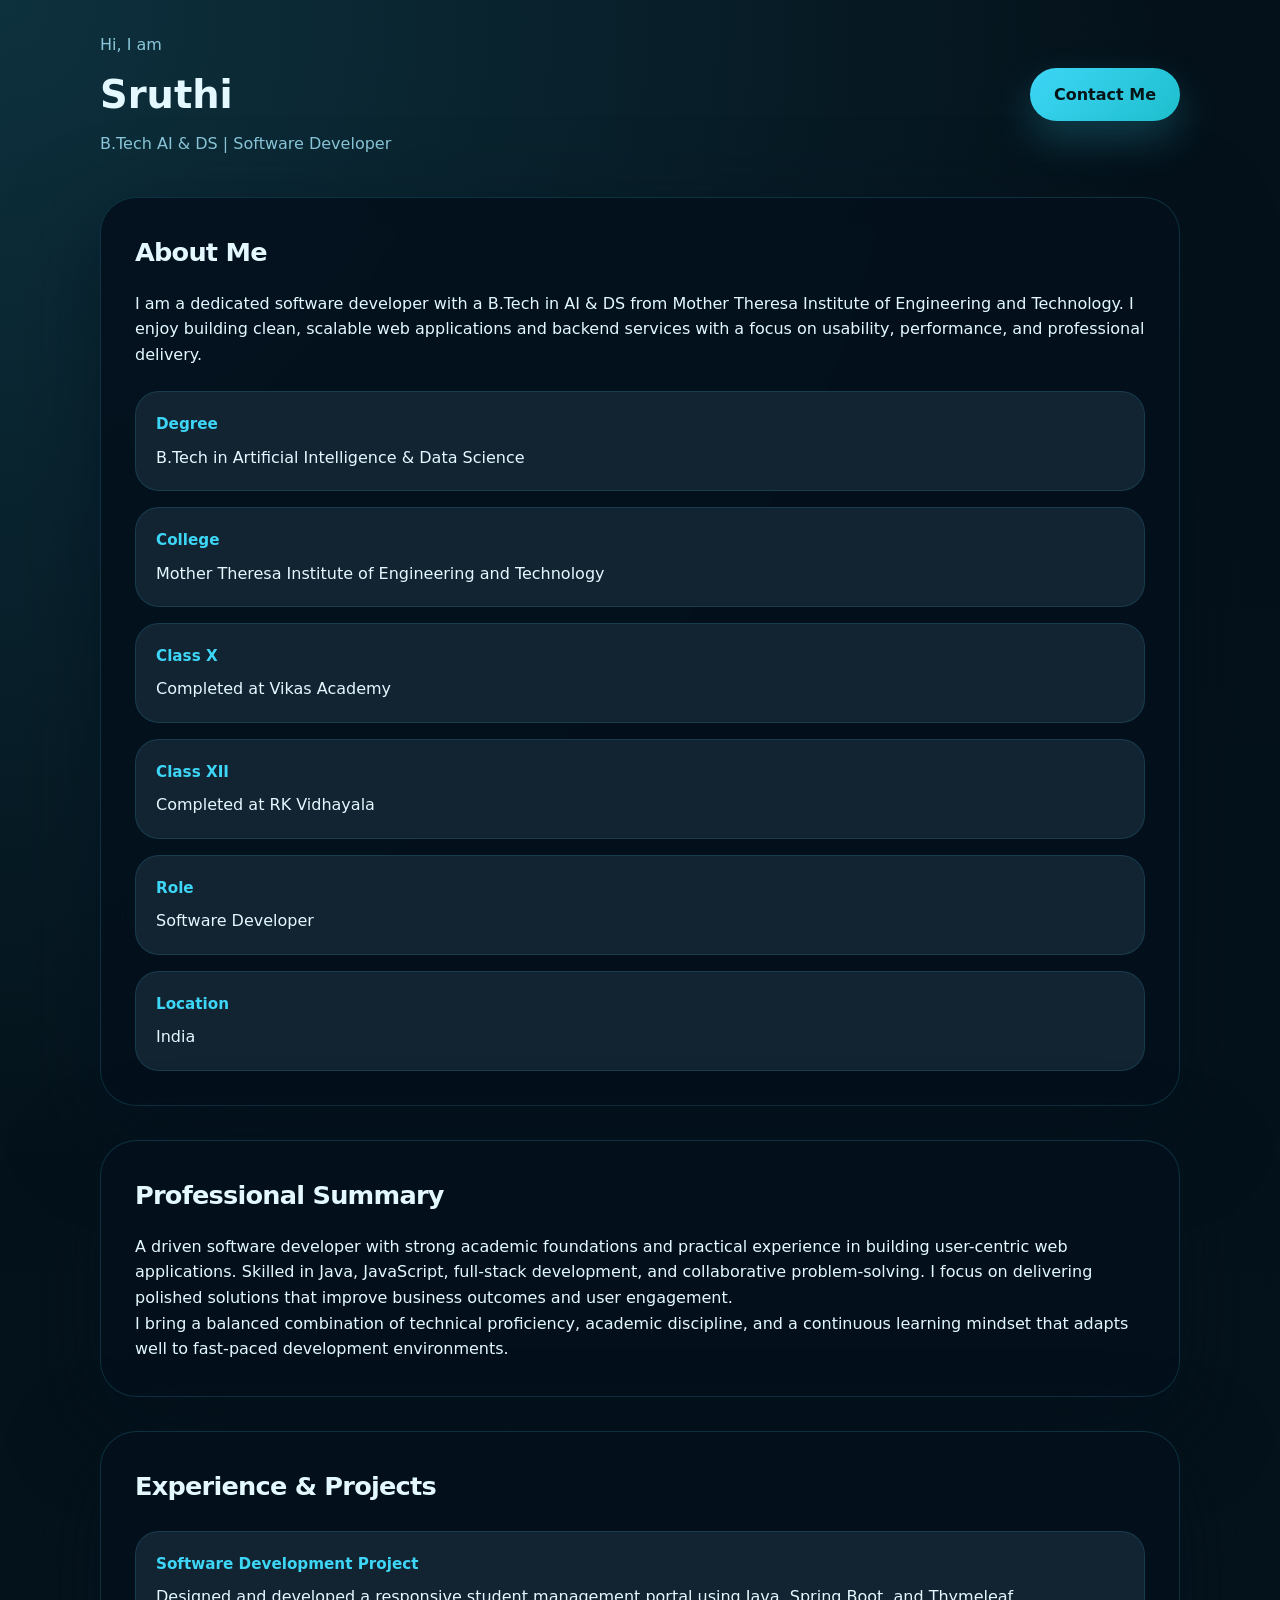
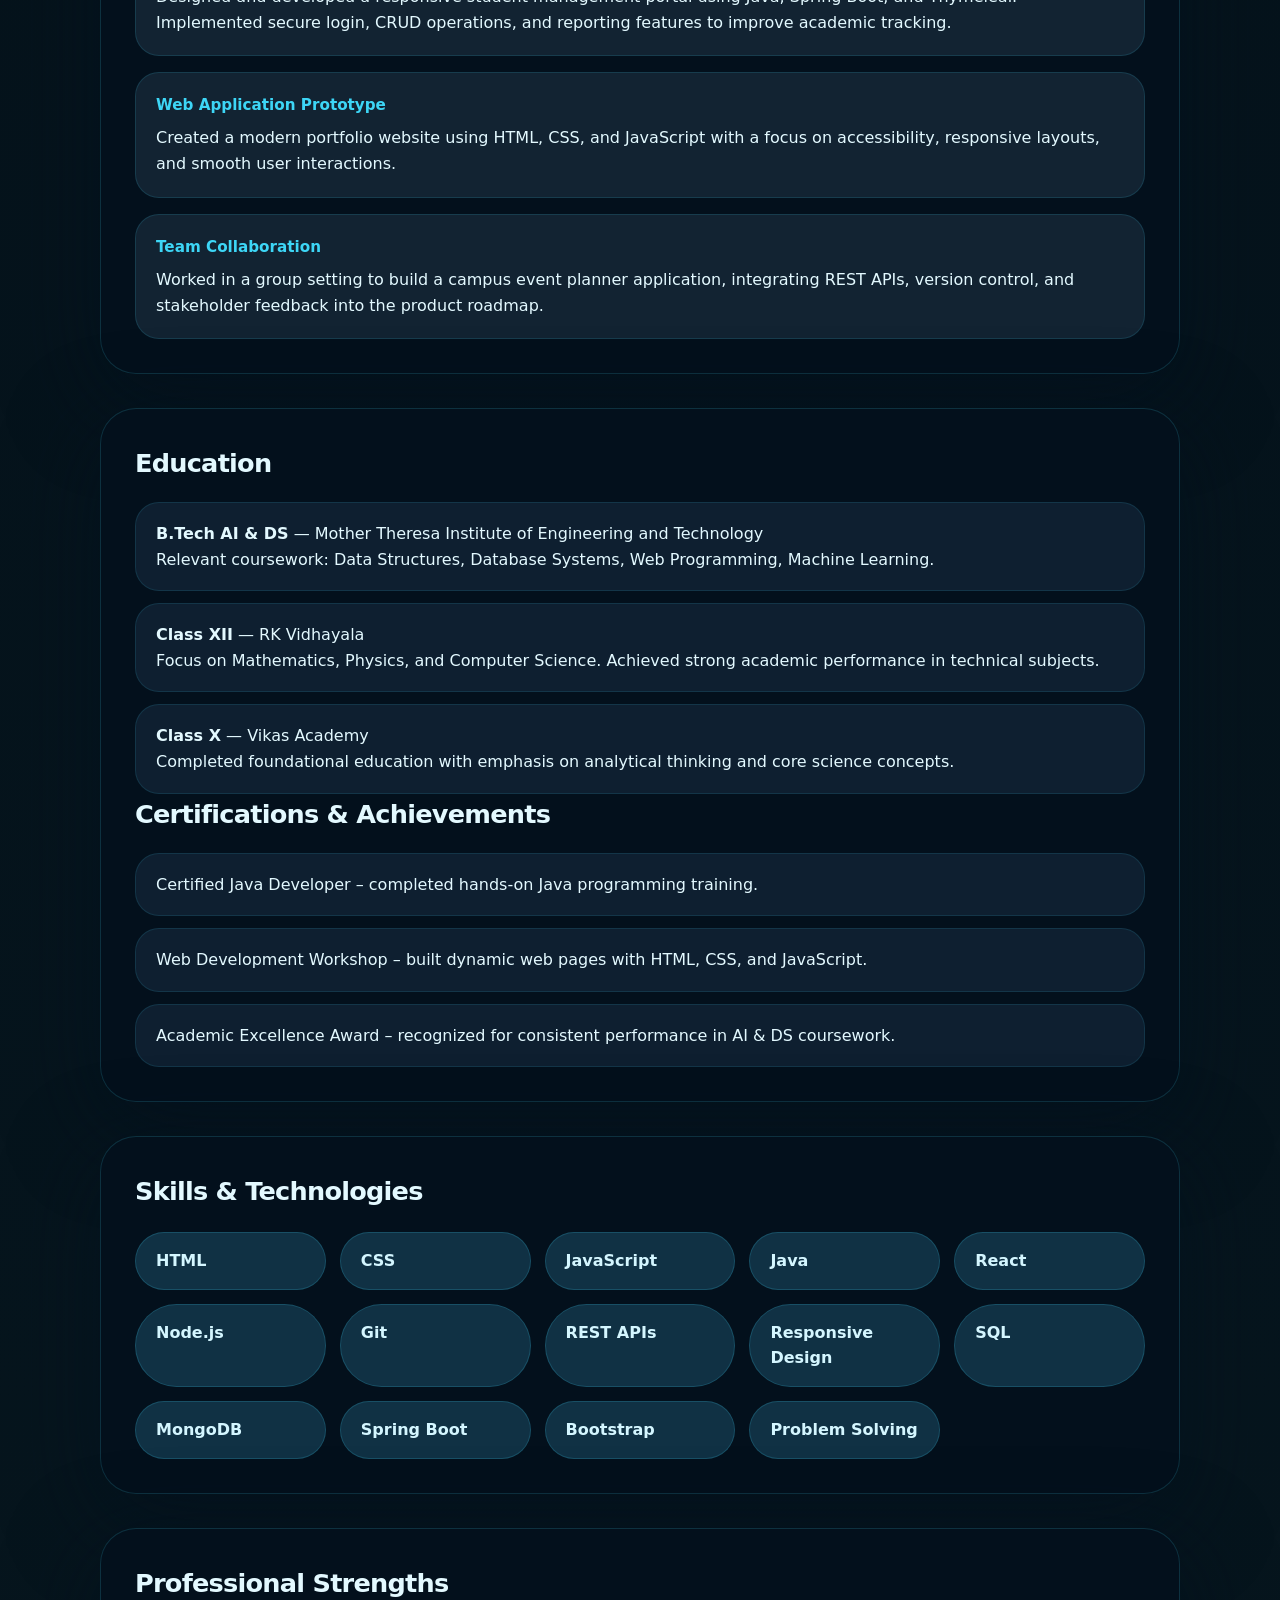
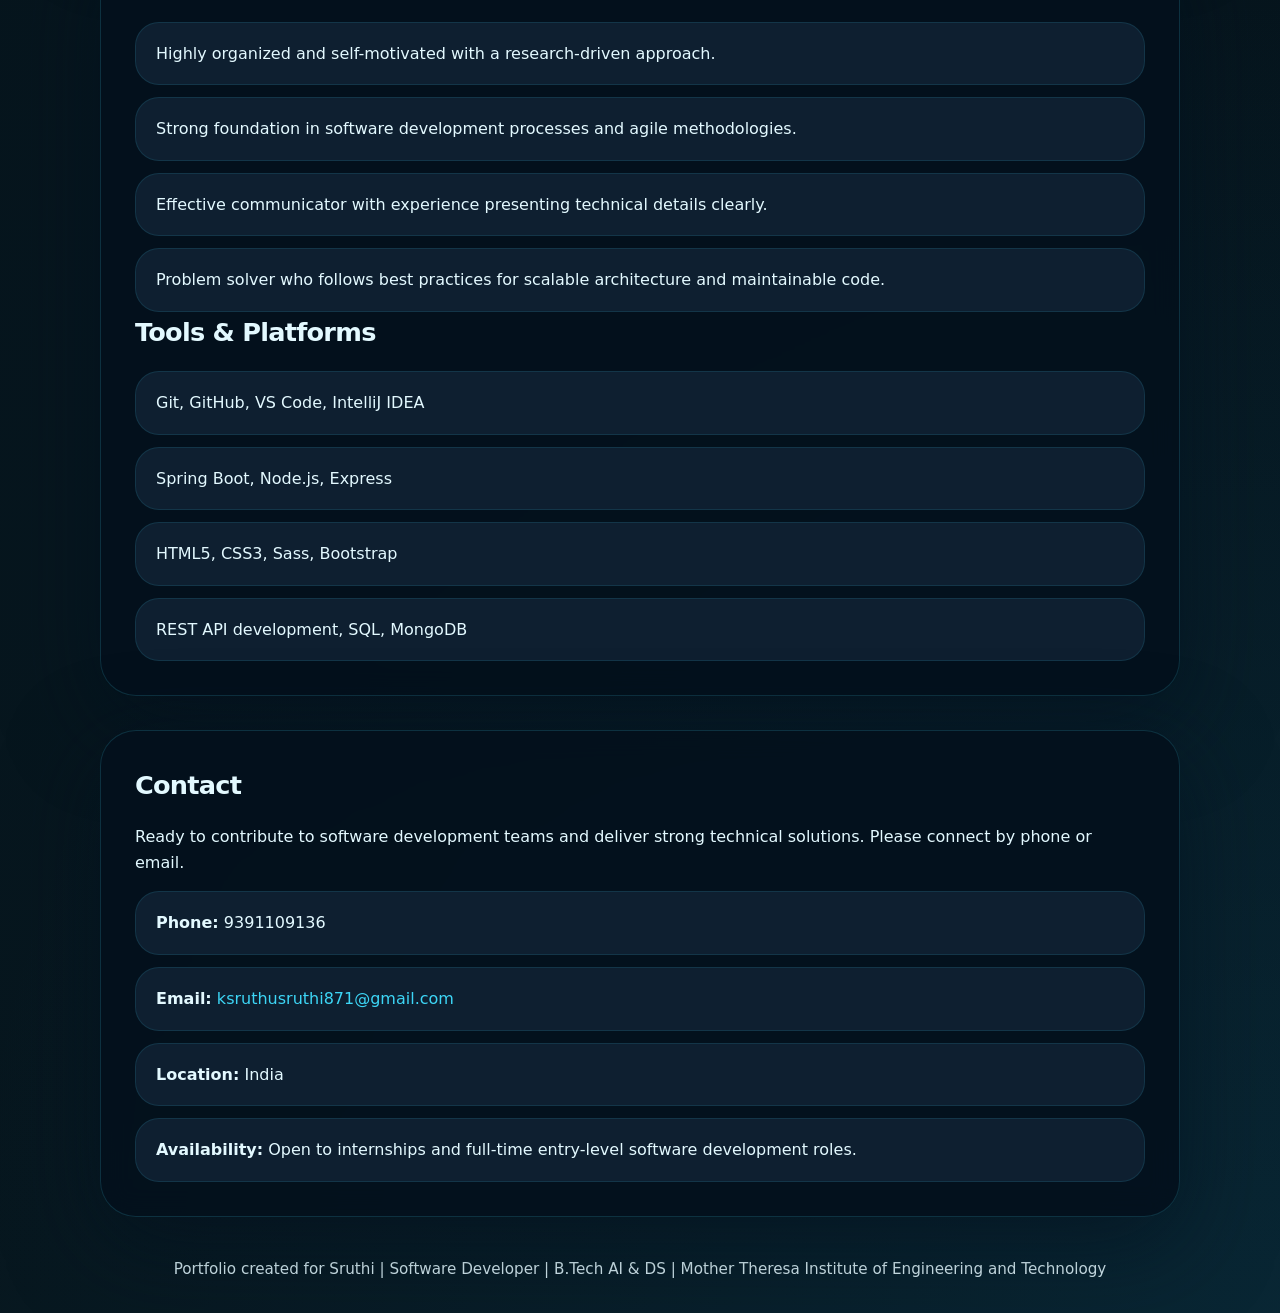
<file: index.html>
<!DOCTYPE html>
<html lang="en">
<head>
  <meta charset="UTF-8" />
  <meta name="viewport" content="width=device-width, initial-scale=1.0" />
  <title>Sruthi | Software Developer Portfolio</title>
  <style>
    :root {
      --bg: #050c14;
      --card: rgba(4, 17, 29, 0.92);
      --text: #e3f9ff;
      --accent: #3dd6f6;
      --muted: #8ac7da;
      --shadow: 0 26px 90px rgba(3, 17, 30, 0.6);
    }

    * {
      box-sizing: border-box;
      margin: 0;
      padding: 0;
    }

    body {
      font-family: Inter, ui-sans-serif, system-ui, -apple-system, BlinkMacSystemFont, "Segoe UI", sans-serif;
      background: radial-gradient(circle at top left, rgba(61, 214, 246, 0.16), transparent 25%),
                  radial-gradient(circle at bottom right, rgba(13, 78, 106, 0.28), transparent 28%),
                  linear-gradient(180deg, #04111a 0%, #07171f 100%);
      color: var(--text);
      line-height: 1.6;
    }

    .page {
      min-height: 100vh;
      padding: 32px 24px;
    }

    .container {
      max-width: 1080px;
      margin: 0 auto;
    }

    header {
      display: flex;
      flex-wrap: wrap;
      justify-content: space-between;
      align-items: center;
      gap: 16px;
      margin-bottom: 40px;
    }

    .brand {
      display: flex;
      flex-direction: column;
      gap: 6px;
    }

    .brand h1 {
      font-size: clamp(2rem, 3vw, 3rem);
    }

    .brand p {
      color: var(--muted);
    }

    .btn-contact {
      display: inline-flex;
      align-items: center;
      justify-content: center;
      padding: 14px 24px;
      border-radius: 999px;
      background: linear-gradient(135deg, #3dd6f6 0%, #1ebecd 100%);
      color: #051417;
      text-decoration: none;
      font-weight: 700;
      transition: transform 0.2s ease, opacity 0.2s ease, box-shadow 0.2s ease;
      box-shadow: 0 18px 40px rgba(61, 214, 246, 0.22);
    }

    .btn-contact:hover {
      transform: translateY(-2px);
      opacity: 0.95;
    }

    .card {
      background: var(--card);
      border: 1px solid rgba(61, 214, 246, 0.16);
      border-radius: 36px;
      box-shadow: var(--shadow);
      padding: 34px;
      margin-bottom: 34px;
      backdrop-filter: blur(14px);
    }

    .grid {
      display: grid;
      gap: 24px;
    }

    .two-col {
      grid-template-columns: repeat(2, minmax(0, 1fr));
    }

    .profile-meta {
      display: grid;
      gap: 16px;
      margin-top: 24px;
    }

    .profile-meta div {
      background: rgba(19, 37, 52, 0.96);
      border-radius: 24px;
      padding: 20px;
      border: 1px solid rgba(61, 214, 246, 0.14);
    }

    .profile-meta strong {
      display: block;
      margin-bottom: 8px;
      color: var(--accent);
      font-size: 0.95rem;
    }

    .skills {
      display: grid;
      grid-template-columns: repeat(auto-fit, minmax(180px, 1fr));
      gap: 14px;
      margin-top: 20px;
    }

    .skill-pill {
      padding: 15px 20px;
      border-radius: 999px;
      background: rgba(18, 53, 72, 0.94);
      border: 1px solid rgba(61, 214, 246, 0.18);
      font-weight: 600;
      color: #d4f6ff;
    }

    h2 {
      margin-bottom: 18px;
      font-size: 1.6rem;
      letter-spacing: -0.03em;
    }

    p {
      color: var(--text);
    }

    ul {
      list-style: none;
      padding-left: 0;
      margin-top: 16px;
      display: grid;
      gap: 12px;
    }

    li {
      padding: 18px 20px;
      background: rgba(16, 35, 52, 0.88);
      border-radius: 24px;
      border: 1px solid rgba(61, 214, 246, 0.12);
    }

    .footer {
      margin-top: 40px;
      text-align: center;
      color: var(--muted);
      font-size: 0.95rem;
    }

    @media (max-width: 720px) {
      .two-col {
        grid-template-columns: 1fr;
      }

      header {
        align-items: flex-start;
      }
    }
  </style>
</head>
<body>
  <main class="page">
    <div class="container">
      <header>
        <div class="brand">
          <p>Hi, I am</p>
          <h1>Sruthi</h1>
          <p>B.Tech AI & DS | Software Developer</p>
        </div>
        <a class="btn-contact" href="#contact">Contact Me</a>
      </header>

      <section class="card">
        <h2>About Me</h2>
        <p>
          I am a dedicated software developer with a B.Tech in AI & DS from Mother Theresa Institute of Engineering and Technology.
          I enjoy building clean, scalable web applications and backend services with a focus on usability, performance, and professional delivery.
        </p>

        <div class="profile-meta">
          <div>
            <strong>Degree</strong>
            B.Tech in Artificial Intelligence & Data Science
          </div>
          <div>
            <strong>College</strong>
            Mother Theresa Institute of Engineering and Technology
          </div>
          <div>
            <strong>Class X</strong>
            Completed at Vikas Academy
          </div>
          <div>
            <strong>Class XII</strong>
            Completed at RK Vidhayala
          </div>
          <div>
            <strong>Role</strong>
            Software Developer
          </div>
          <div>
            <strong>Location</strong>
            India
          </div>
        </div>
      </section>

      <section class="card">
        <h2>Professional Summary</h2>
        <p>
          A driven software developer with strong academic foundations and practical experience in building
          user-centric web applications. Skilled in Java, JavaScript, full-stack development, and collaborative
          problem-solving. I focus on delivering polished solutions that improve business outcomes and user engagement.
        </p>
        <p>
          I bring a balanced combination of technical proficiency, academic discipline, and a continuous learning mindset
          that adapts well to fast-paced development environments.
        </p>
      </section>

      <section class="card">
        <h2>Experience & Projects</h2>
        <div class="profile-meta">
          <div>
            <strong>Software Development Project</strong>
            Designed and developed a responsive student management portal using Java, Spring Boot, and Thymeleaf.
            Implemented secure login, CRUD operations, and reporting features to improve academic tracking.
          </div>
          <div>
            <strong>Web Application Prototype</strong>
            Created a modern portfolio website using HTML, CSS, and JavaScript with a focus on accessibility,
            responsive layouts, and smooth user interactions.
          </div>
          <div>
            <strong>Team Collaboration</strong>
            Worked in a group setting to build a campus event planner application, integrating REST APIs, version control,
            and stakeholder feedback into the product roadmap.
          </div>
        </div>
      </section>

      <section class="card two-col">
        <div>
          <h2>Education</h2>
          <ul>
            <li><strong>B.Tech AI & DS</strong> — Mother Theresa Institute of Engineering and Technology
              <br />Relevant coursework: Data Structures, Database Systems, Web Programming, Machine Learning.</li>
            <li><strong>Class XII</strong> — RK Vidhayala
              <br />Focus on Mathematics, Physics, and Computer Science. Achieved strong academic performance in technical subjects.</li>
            <li><strong>Class X</strong> — Vikas Academy
              <br />Completed foundational education with emphasis on analytical thinking and core science concepts.</li>
          </ul>
        </div>
        <div>
          <h2>Certifications & Achievements</h2>
          <ul>
            <li>Certified Java Developer – completed hands-on Java programming training.</li>
            <li>Web Development Workshop – built dynamic web pages with HTML, CSS, and JavaScript.</li>
            <li>Academic Excellence Award – recognized for consistent performance in AI & DS coursework.</li>
          </ul>
        </div>
      </section>

      <section class="card">
        <h2>Skills & Technologies</h2>
        <div class="skills" id="skills-list"></div>
      </section>

      <section class="card two-col">
        <div>
          <h2>Professional Strengths</h2>
          <ul>
            <li>Highly organized and self-motivated with a research-driven approach.</li>
            <li>Strong foundation in software development processes and agile methodologies.</li>
            <li>Effective communicator with experience presenting technical details clearly.</li>
            <li>Problem solver who follows best practices for scalable architecture and maintainable code.</li>
          </ul>
        </div>
        <div>
          <h2>Tools & Platforms</h2>
          <ul>
            <li>Git, GitHub, VS Code, IntelliJ IDEA</li>
            <li>Spring Boot, Node.js, Express</li>
            <li>HTML5, CSS3, Sass, Bootstrap</li>
            <li>REST API development, SQL, MongoDB</li>
          </ul>
        </div>
      </section>

      <section class="card" id="contact">
        <h2>Contact</h2>
        <p>
          Ready to contribute to software development teams and deliver strong technical solutions. Please connect by phone or email.
        </p>
        <ul>
          <li><strong>Phone:</strong> 9391109136</li>
          <li><strong>Email:</strong> <a href="mailto:ksruthusruthi871@gmail.com" style="color: var(--accent); text-decoration:none;">ksruthusruthi871@gmail.com</a></li>
          <li><strong>Location:</strong> India</li>
          <li><strong>Availability:</strong> Open to internships and full-time entry-level software development roles.</li>
        </ul>
      </section>

      <div class="footer">
        <p>Portfolio created for Sruthi | Software Developer | B.Tech AI & DS | Mother Theresa Institute of Engineering and Technology</p>
      </div>
    </div>
  </main>

  <script>
    const skills = [
      'HTML', 'CSS', 'JavaScript', 'Java', 'React', 'Node.js',
      'Git', 'REST APIs', 'Responsive Design', 'SQL', 'MongoDB',
      'Spring Boot', 'Bootstrap', 'Problem Solving'
    ];

    const skillsList = document.getElementById('skills-list');

    skills.forEach(skill => {
      const pill = document.createElement('div');
      pill.className = 'skill-pill';
      pill.textContent = skill;
      skillsList.appendChild(pill);
    });
  </script>
</body>
</html>
</file>
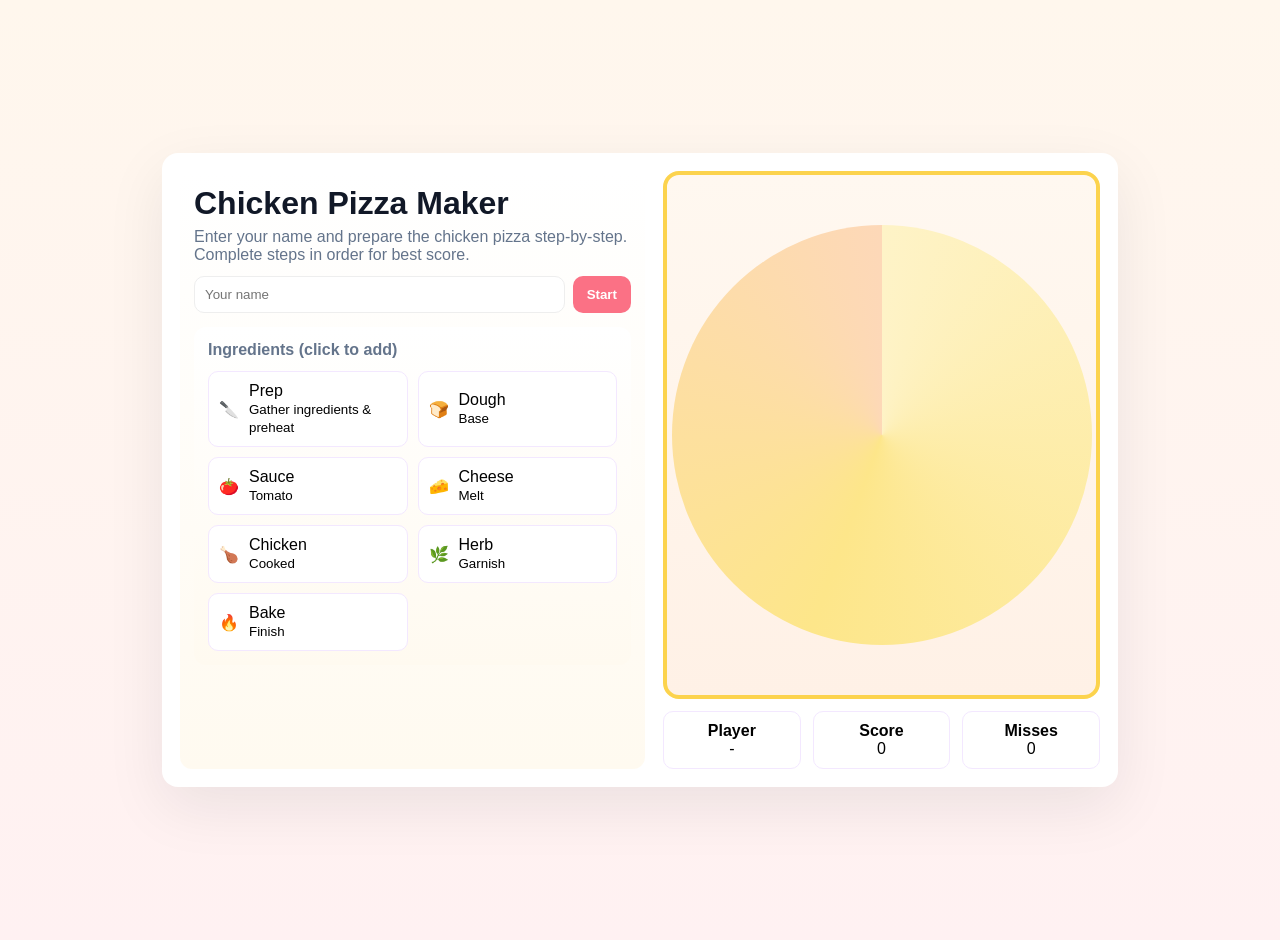
<file: HTML-CSS/index.html>
<!DOCTYPE html>
<html lang="en">
<head>
  <meta charset="utf-8" />
  <meta name="viewport" content="width=device-width, initial-scale=1" />
  <title>Chicken Pizza Maker</title>
  <style>
    :root{--bg:#fff7ed;--panel:#fff;--accent:#fb7185;--muted:#64748b}
    body{margin:0;font-family:Inter,Segoe UI,Arial;background:linear-gradient(180deg,var(--bg),#fff1f2);display:flex;align-items:center;justify-content:center;min-height:100vh;padding:20px}
    .card{width:min(920px,100%);background:var(--panel);border-radius:16px;padding:18px;box-shadow:0 20px 60px rgba(15,23,42,0.08)}
    .row{display:flex;gap:18px}
    .col{flex:1}
    .left{width:360px}
    h1{margin:0 0 6px;color:#111827}
    p.lead{color:var(--muted);margin:0 0 12px}
    .input{display:flex;gap:8px;margin-top:12px}
    input[type=text]{flex:1;padding:10px;border-radius:10px;border:1px solid #eee}
    button{padding:10px 14px;border-radius:10px;border:none;background:var(--accent);color:white;font-weight:700;cursor:pointer}
    button.secondary{background:#e2e8f0;color:#0f172a}
    .panel{background:linear-gradient(180deg,#fff,#fffaf0);padding:14px;border-radius:12px}
    .ingredients{display:grid;grid-template-columns:1fr 1fr;gap:10px;margin-top:12px}
    .ing{display:flex;align-items:center;gap:10px;padding:10px;border-radius:10px;background:white;border:1px solid #f3e8ff;cursor:pointer}
    .ing.disabled{opacity:0.5;cursor:not-allowed}
    .arena{height:520px;border-radius:16px;background:linear-gradient(180deg,#fff8f0,#fff1e6);border:4px solid #fcd34d;display:flex;align-items:center;justify-content:center;position:relative}
    .pizza{width:420px;height:420px;border-radius:50%;background:conic-gradient(#fef3c7 0deg,#fde68a 200deg,#fdd8b8 360deg);position:relative}
    .topping{position:absolute;width:48px;height:48px;border-radius:12px;display:flex;align-items:center;justify-content:center;font-size:1.4rem;pointer-events:none;transform:translate(-50%,-50%)}
    .hud{display:flex;gap:12px;margin-top:12px}
    .stat{flex:1;padding:10px;border-radius:10px;background:#fff;border:1px solid #f3e8ff;text-align:center}
    .overlay{position:fixed;inset:0;display:flex;align-items:center;justify-content:center;background:rgba(2,6,23,0.5);visibility:hidden}
    .overlay.show{visibility:visible}
    .modal{background:white;padding:20px;border-radius:12px;max-width:420px;text-align:center}
  </style>
</head>
<body>
  <div class="card">
    <div class="row">
      <div class="left col panel">
        <h1>Chicken Pizza Maker</h1>
        <p class="lead">Enter your name and prepare the chicken pizza step-by-step. Complete steps in order for best score.</p>
        <div class="input">
          <input type="text" id="username" placeholder="Your name" />
          <button id="beginBtn">Start</button>
        </div>

        <div style="margin-top:14px" class="panel">
          <div style="font-weight:700;color:var(--muted)">Ingredients (click to add)</div>
          <div class="ingredients" id="ingredients">
            <div class="ing" data-ing="prep"><span>🔪</span><div><div>Prep</div><small>Gather ingredients & preheat</small></div></div>
            <div class="ing" data-ing="dough"><span>🍞</span><div><div>Dough</div><small>Base</small></div></div>
            <div class="ing" data-ing="sauce"><span>🍅</span><div><div>Sauce</div><small>Tomato</small></div></div>
            <div class="ing" data-ing="cheese"><span>🧀</span><div><div>Cheese</div><small>Melt</small></div></div>
            <div class="ing" data-ing="chicken"><span>🍗</span><div><div>Chicken</div><small>Cooked</small></div></div>
            <div class="ing" data-ing="herb"><span>🌿</span><div><div>Herb</div><small>Garnish</small></div></div>
            <div class="ing" data-ing="bake"><span>🔥</span><div><div>Bake</div><small>Finish</small></div></div>
          </div>
        </div>

      </div>

      <div class="col">
        <div class="arena" id="arena">
          <div class="pizza" id="pizza"></div>
        </div>

        <div class="hud">
          <div class="stat"><strong>Player</strong><div id="playerName">-</div></div>
          <div class="stat"><strong>Score</strong><div id="score">0</div></div>
          <div class="stat"><strong>Misses</strong><div id="misses">0</div></div>
        </div>

      </div>
    </div>
  </div>

  <div class="overlay" id="overlay">
    <div class="modal">
      <h2 id="resultTitle">Well done!</h2>
      <p id="resultText">You finished the pizza.</p>
      <p style="font-weight:700">Final score: <span id="finalScore">0</span></p>
      <button id="playAgain">Play Again</button>
    </div>
  </div>

  <script>
    const order = ['prep','dough','sauce','cheese','chicken','herb','bake'];
    let placed = [];
    let score = 0; let misses = 0; let level = 1; let running = false;
    const pizza = document.getElementById('pizza');
    const ingredientsEl = document.getElementById('ingredients');
    const beginBtn = document.getElementById('beginBtn');
    const usernameInput = document.getElementById('username');
    const playerNameEl = document.getElementById('playerName');
    const scoreEl = document.getElementById('score');
    const missesEl = document.getElementById('misses');
    const overlay = document.getElementById('overlay');
    const resultText = document.getElementById('resultText');
    const finalScore = document.getElementById('finalScore');
    const playAgain = document.getElementById('playAgain');

    function randPos(){
      const r = 140 * Math.sqrt(Math.random());
      const angle = Math.random()*Math.PI*2;
      const cx = 210; const cy = 210;
      const x = cx + r*Math.cos(angle);
      const y = cy + r*Math.sin(angle);
      return {x,y};
    }

    function placeTopping(type,emoji){
      const pos = randPos();
      const node = document.createElement('div');
      node.className = 'topping';
      node.style.left = pos.x + 'px'; node.style.top = pos.y + 'px'; node.textContent = emoji;
      pizza.appendChild(node);
      node.animate([{transform:'scale(0)'},{transform:'scale(1)'}],{duration:220,easing:'ease-out'});
    }

    function updateHUD(){ scoreEl.textContent = score; missesEl.textContent = misses; }

    function resetPizza(){ placed = []; score = 0; misses = 0; running = false; pizza.querySelectorAll('.topping').forEach(n=>n.remove()); updateHUD(); }

    function startGame(){
      const name = usernameInput.value.trim() || 'Player';
      playerNameEl.textContent = name;
      resetPizza(); running = true; document.querySelectorAll('.ing').forEach(el=>el.classList.remove('disabled'));
      beginBtn.disabled = true; usernameInput.disabled = true;
      alert('Game started! Follow the steps in order to make the pizza.');
    }

    function endGame(finish){ running = false; overlay.classList.add('show'); resultText.textContent = finish; finalScore.textContent = score; }

    ingredientsEl.addEventListener('click', (e)=>{
      if(!running) return;
      const ing = e.target.closest('.ing'); if(!ing) return;
      const type = ing.dataset.ing;
      handleIngredient(type);
    });

    function handleIngredient(type){
      const next = order[placed.length];
      if(type===next){
        // correct
        placed.push(type);
        const map = {prep:'🔪',dough:'🍞',sauce:'🍅',cheese:'🧀',chicken:'🍗',herb:'🌿',bake:'🔥'};
        placeTopping(type,map[type]);
        score += 10;
        if(type==='bake') score += 30; // bonus
        if(placed.length===order.length){ endGame('Pizza complete! Great job.'); }
      } else {
        misses +=1; score = Math.max(0, score-5);
        if(misses>=3){ endGame('Too many mistakes.'); }
      }
      updateHUD();
    }

    beginBtn.addEventListener('click', startGame);
    playAgain.addEventListener('click', ()=>{ overlay.classList.remove('show'); usernameInput.disabled=false; beginBtn.disabled=false; resetPizza(); });

    // initialize
    resetPizza();
  </script>
</body>
</html>
</file>
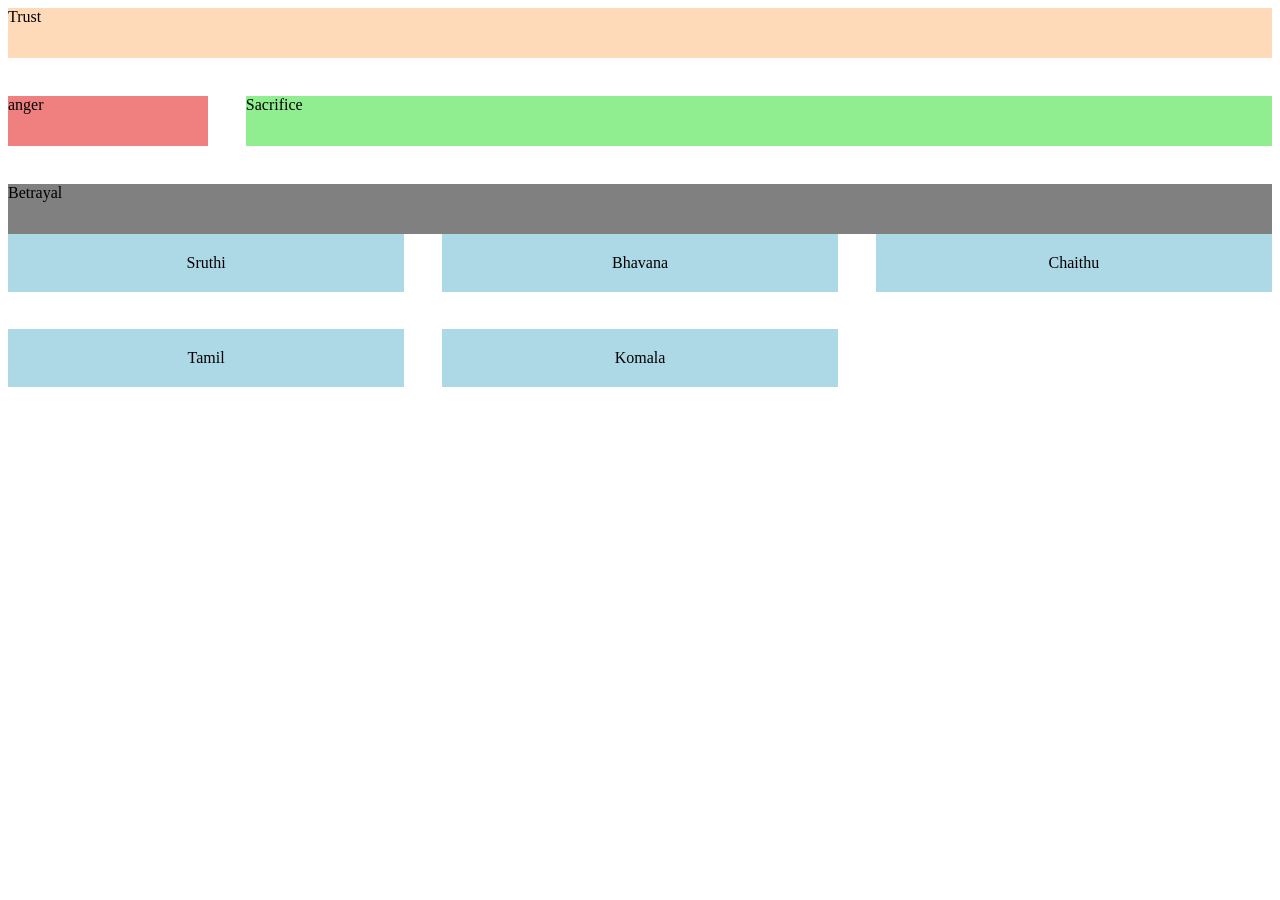
<file: grid.html>
<!DOCTYPE html>
<html lang="en">
<head>
    <meta charset="UTF-8">
    <meta name="viewport" content="width=device-width, initial-scale=1.0">
    <title>Document</title>
    <link rel="stylesheet" href="grid.css">
</head>
<body>
    <div class="friends">
        <header>Trust</header>
        <aside>anger</aside>
        <main>Sacrifice</main>
        <footer>Betrayal</footer>
    </div>
    <div class="grid">
       <div class="d1">Sruthi</div>
       <div class="d1">Bhavana</div>
    <div class="d1">Chaithu</div>
    <div class="d1">Tamil</div>
    <div class="d1">Komala</div>
    </div>
</body>
</html>
</file>
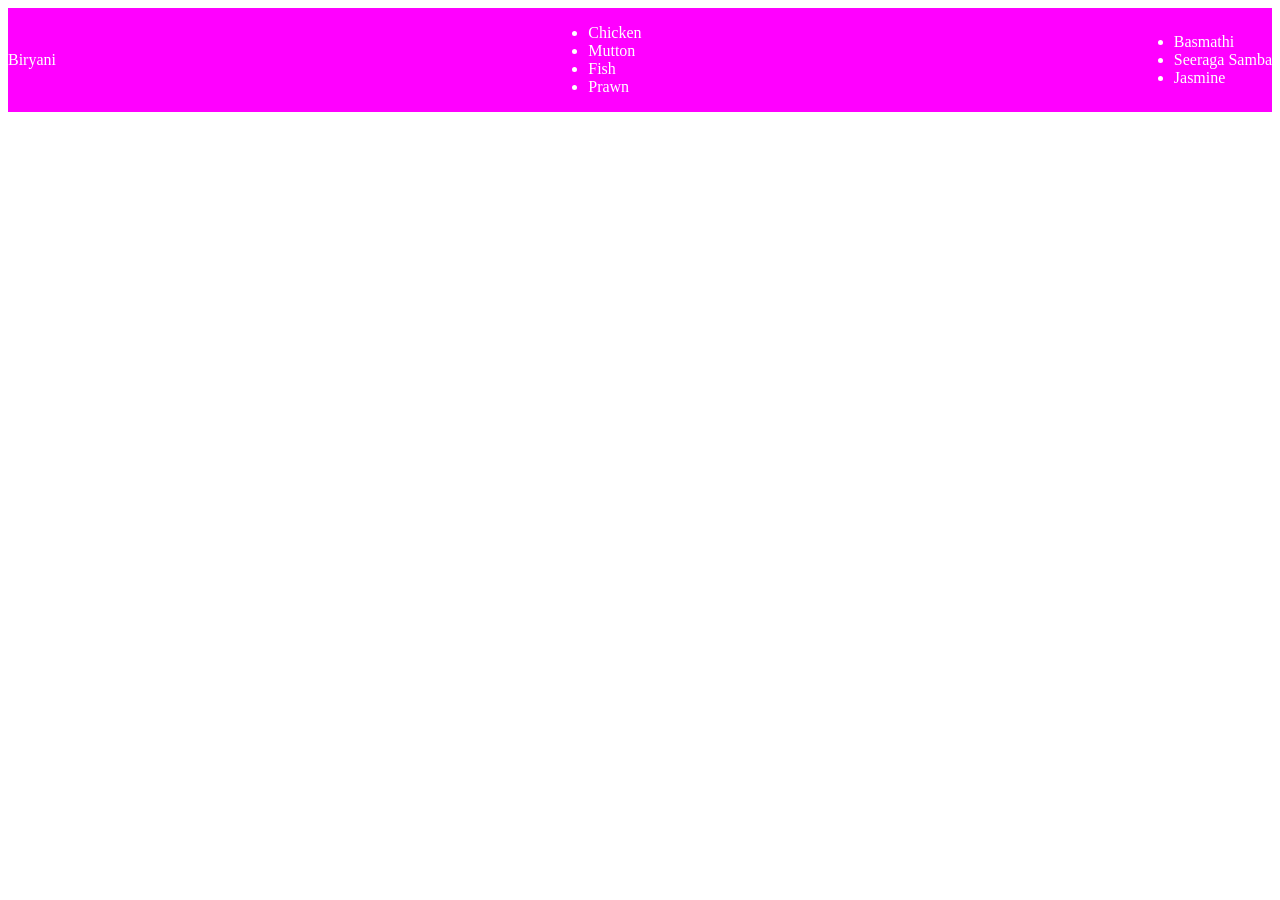
<file: Navigation_Bar.html>
<!DOCTYPE html>
<html lang="en">
<head>
    <meta charset="UTF-8">
    <meta name="viewport" content="width=device-width, initial-scale=1.0">
    <title>Document</title>
    <link rel="stylesheet" href="flex.css">
</head>
<body>
    <nav>
        <div>
            Biryani
        </div>
        <div class="meat">
        <ul>
            <li>Chicken</li>
            <li>Mutton</li>
            <li>Fish</li>
            <li>Prawn</li>
         </ul>
        </div>
        <ul>
            <li>Basmathi</li>
            <li>Seeraga Samba</li>
            <li>Jasmine</li>
        </ul>
    </nav>
</body>
</html>
</file>
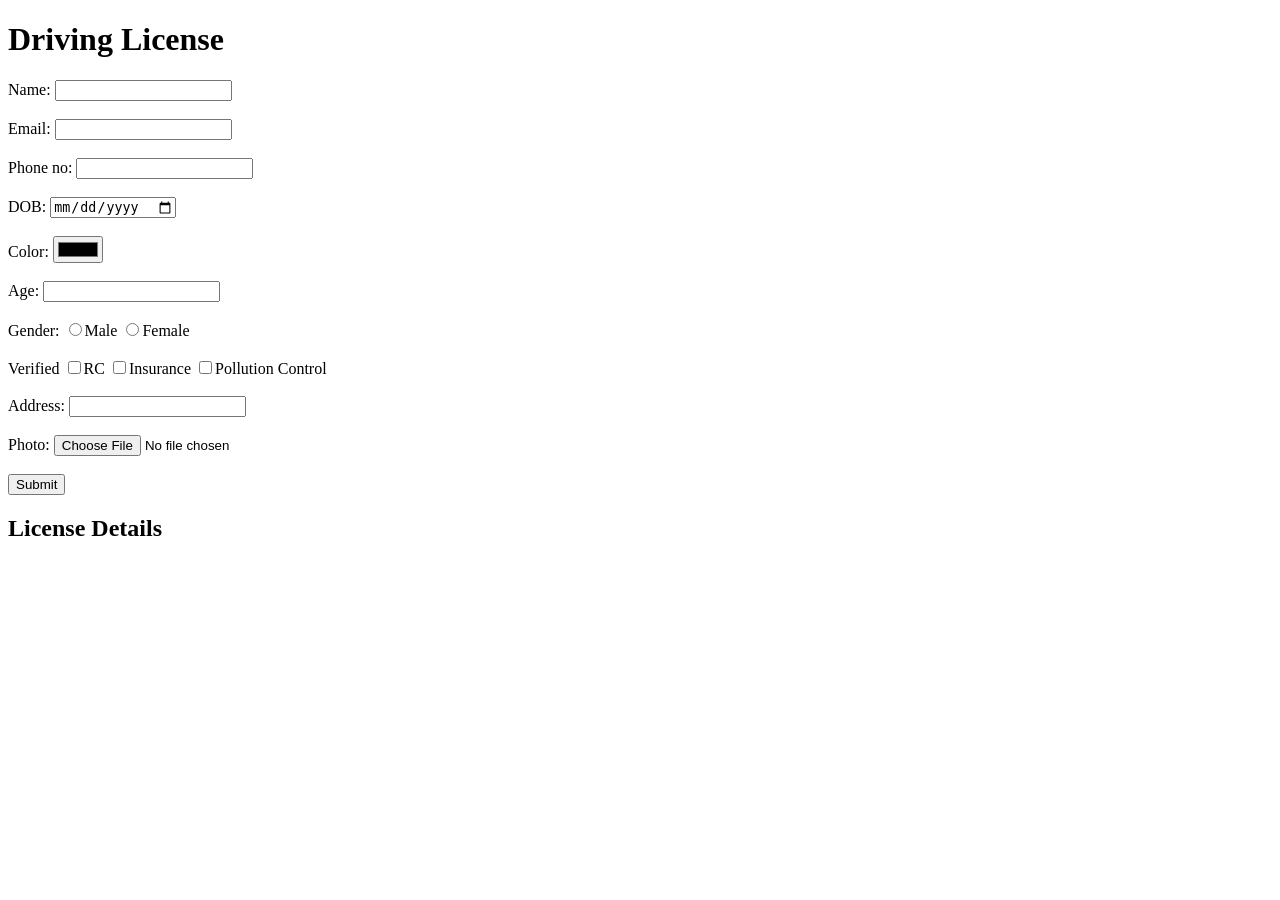
<file: HTML-CSS/Form.html>
<!DOCTYPE html>
<html lang="en">
<head>
    <meta charset="UTF-8">
    <meta name="viewport" content="width=device-width, initial-scale=1.0">
    <title>Responsive Form</title>
    <link rel="stylesheet" href="form.css">
</head>
<body>
   <h1>Driving License</h1>  
   <form id="details">
    <label>Name:</label>
    <input type="text" id="name" required><br><br>
    <label>Email:</label>
    <input type="email" id="mail" required><br><br>
    <label>Phone no:</label>
    <input type="number" id="phone" required><br><br>
    <label>DOB:</label>
    <input type="date" id="dob" required><br><br>
    <label>Color:</label>
    <input type="color"><br><br>
    <label>Age:</label>
    <input type="number" id="age" required><br><br>
    <label>Gender:</label>
    <input type="radio" name="gender" id="male" value="Male" required>Male
    <input type="radio" name="gender" id="female" value="Female">Female
    <br><br>
    <label>Verified</label>
    <input type="checkbox" name="documents" value="RC book">RC
    <input type="checkbox" name="documents" value="Insurance">Insurance
    <input type="checkbox" name="documents" value="Pollution control">Pollution Control
    <br><br>
    <label>Address:</label>
    <input type="text" id="address" required><br><br>
    <label>Photo:</label>
    <input type="file" id="image" accept="image/*" required><br><br>
    <button type="submit">Submit</button>
   </form>
   <h2>License Details</h2>
   <p id="p1"></p>
   <p id="p2"></p>
   <p id="p3"></p>
   <p id="p4"></p>
   <p id="p5"></p>
   <p id="p6"></p>
   <p id="p7"></p>
   <p id="p8"></p>
   <img id="dp" width="200px">
   <script src="form.js"></script>
</body>
</html>
</file>
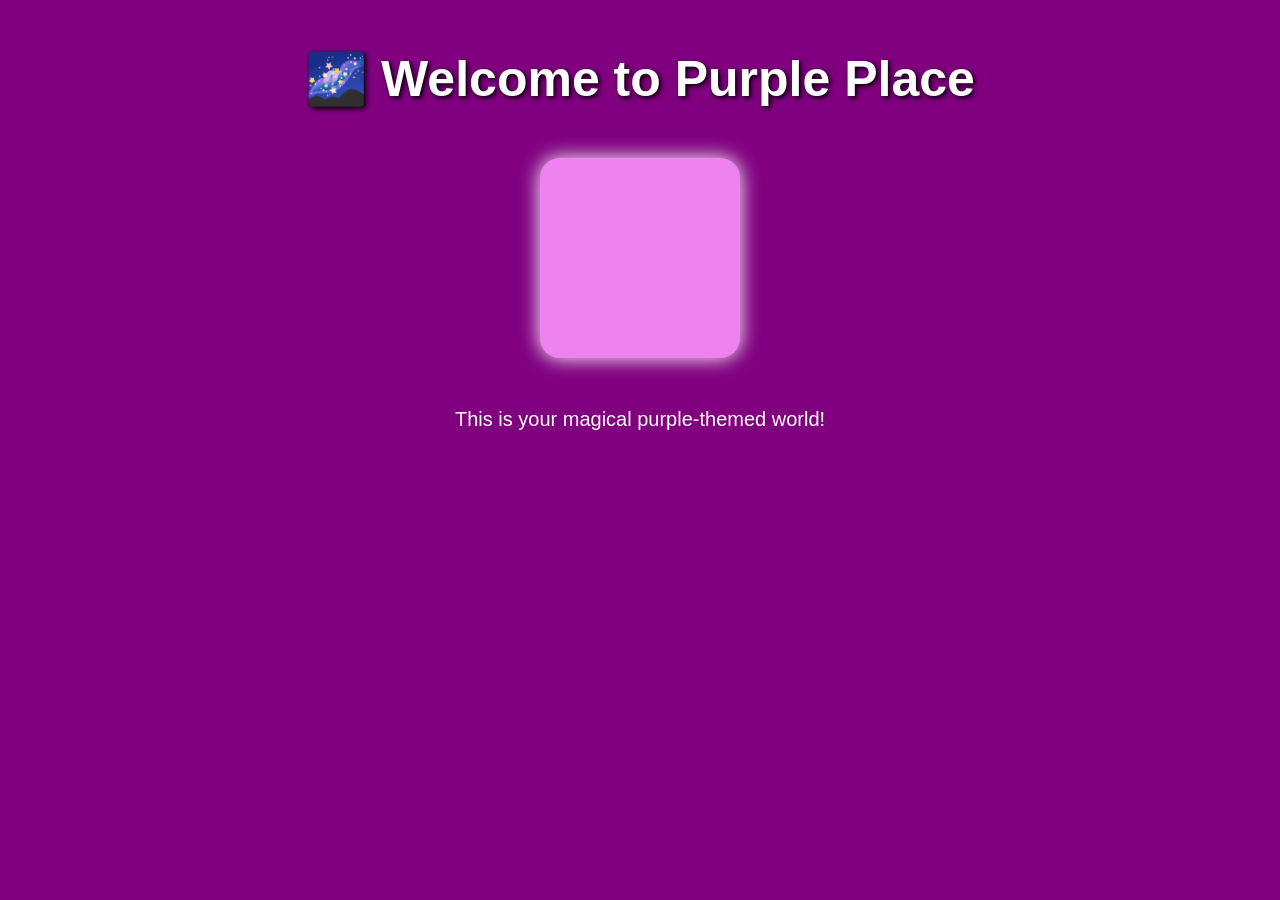
<file: HTML-CSS/game.html>
<!DOCTYPE html>
<html>
<head>
  <title>Purple Place</title>
  <style>
    body {
      margin: 0;
      padding: 0;
      background-color: purple;
      color: white;
      font-family: Arial, sans-serif;
      text-align: center;
    }
    h1 {
      margin-top: 50px;
      font-size: 50px;
      text-shadow: 2px 2px 5px black;
    }
    .box {
      width: 200px;
      height: 200px;
      background: violet;
      margin: 50px auto;
      border-radius: 20px;
      box-shadow: 0 0 20px white;
    }
    p {
      font-size: 20px;
    }
  </style>
</head>
<body>
  <h1>🌌 Welcome to Purple Place</h1>
  <div class="box"></div>
  <p>This is your magical purple-themed world!</p>
</body>
</html>
</file>
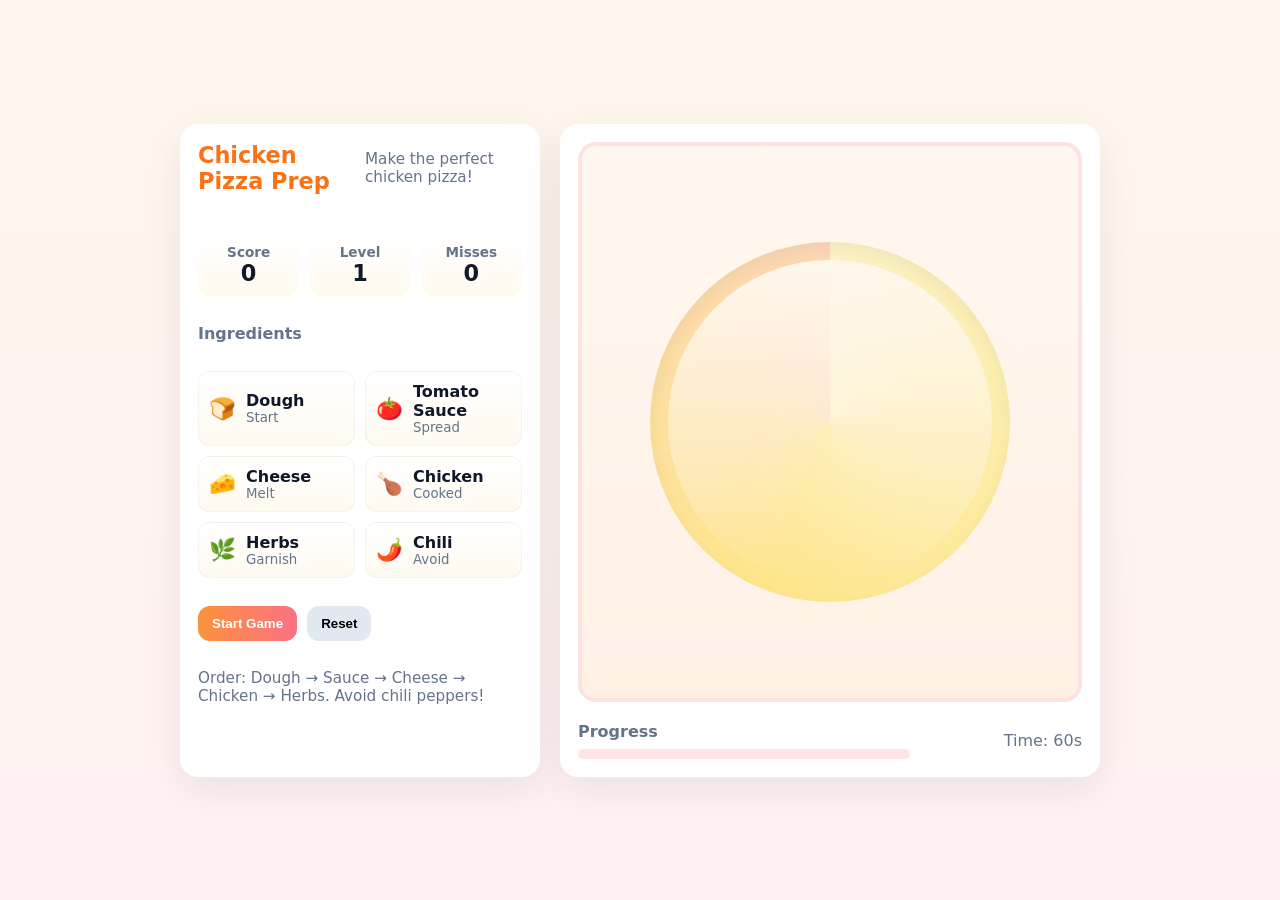
<file: HTML-CSS/pizza.html>
<!DOCTYPE html>
<html lang="en">
<head>
  <meta charset="utf-8" />
  <meta name="viewport" content="width=device-width, initial-scale=1" />
  <title>Chicken Pizza Prep — Foodie Game</title>
  <style>
    :root{
      --bg:#fff7ed;
      --panel:#fff;
      --accent:#f97316;
      --muted:#64748b;
      --btn:#ef4444;
    }
    *{box-sizing:border-box}
    body{
      margin:0;
      min-height:100vh;
      display:flex;
      align-items:center;
      justify-content:center;
      font-family:Inter,Segoe UI,system-ui,Arial;
      background:linear-gradient(180deg,var(--bg),#fff1f2);
      color:#0f172a;
      padding:24px;
    }
    .shell{width:min(920px,100%);display:grid;grid-template-columns:360px 1fr;gap:20px}
    .panel{background:var(--panel);border-radius:18px;padding:18px;box-shadow:0 12px 40px rgba(15,23,42,0.08)}
    .title{display:flex;align-items:center;gap:12px;margin-bottom:12px}
    .title h1{font-size:1.4rem;margin:0;color:var(--accent)}
    .meta{color:var(--muted);font-size:0.95rem}
    .scoreboard{display:flex;gap:10px;margin-top:12px}
    .score{flex:1;padding:10px;border-radius:12px;background:linear-gradient(180deg,#fff,#fffaf0);text-align:center}
    .score strong{display:block;color:var(--muted);font-size:0.85rem}
    .score span{font-size:1.4rem;font-weight:800;color:#111827}
    .kitchen{display:flex;flex-direction:column;gap:16px}
    .ingredients{display:grid;grid-template-columns:1fr 1fr;gap:10px;margin-top:12px}
    .ing{display:flex;align-items:center;gap:10px;padding:10px;border-radius:12px;background:linear-gradient(180deg,#fff,#fffaf0);cursor:pointer;border:1px solid rgba(0,0,0,0.04);user-select:none}
    .ing span{font-size:1.35rem}
    .ing p{margin:0;font-weight:700}
    .ing small{display:block;color:var(--muted);font-weight:500}
    .controls{display:flex;gap:10px;margin-top:12px}
    button{padding:10px 14px;border-radius:12px;border:none;cursor:pointer;font-weight:700}
    .btn-start{background:linear-gradient(90deg,#fb923c,#fb7185);color:white}
    .btn-reset{background:#e2e8f0}

    /* Arena (pizza area) */
    .arena-wrap{display:flex;flex-direction:column;gap:12px}
    .arena{height:560px;border-radius:18px;background:linear-gradient(180deg,#fff8f0,#fff1e6);border:4px solid #fee2e2;display:flex;align-items:center;justify-content:center;position:relative;overflow:hidden}
    .pizza{
      width:360px;height:360px;border-radius:50%;background:conic-gradient(#fef3c7 0deg,#fde68a 200deg,#fdd8b8 360deg);display:flex;align-items:center;justify-content:center;position:relative;box-shadow:inset 0 8px 18px rgba(0,0,0,0.05)
    }
    .pizza::after{content:'';position:absolute;inset:18px;border-radius:50%;background:linear-gradient(180deg,#fff7ed,rgba(255,255,255,0.02))}
    .topping{position:absolute;width:48px;height:48px;border-radius:12px;display:flex;align-items:center;justify-content:center;font-size:1.4rem;pointer-events:none;transform:translate(-50%,-50%);}
    .topping.chicken{background:rgba(255,246,230,0.9)}
    .topping.cheese{background:rgba(255,250,230,0.9)}
    .topping.sauce{background:rgba(255,235,230,0.95)}
    .topping.herb{background:rgba(230,255,240,0.9)}

    .progress{height:10px;background:#ffe4e6;border-radius:999px;overflow:hidden;margin-top:8px}
    .bar{height:100%;background:linear-gradient(90deg,#fb7185,#fb923c);width:0%}

    .log{margin-top:12px;font-size:0.95rem;color:var(--muted)}

    @media (max-width:900px){.shell{grid-template-columns:1fr;}.arena{height:420px}.pizza{width:320px;height:320px}}
  </style>
</head>
<body>
  <div class="shell">
    <aside class="panel kitchen">
      <div class="title"><h1>Chicken Pizza Prep</h1><div class="meta">Make the perfect chicken pizza!</div></div>
      <div class="scoreboard">
        <div class="score"><strong>Score</strong><span id="score">0</span></div>
        <div class="score"><strong>Level</strong><span id="level">1</span></div>
        <div class="score"><strong>Misses</strong><span id="misses">0</span></div>
      </div>

      <div style="margin-top:12px;font-weight:700;color:var(--muted)">Ingredients</div>
      <div class="ingredients" id="ingredients">
        <div class="ing" data-ing="dough"><span>🍞</span><div><p>Dough</p><small>Start</small></div></div>
        <div class="ing" data-ing="sauce"><span>🍅</span><div><p>Tomato Sauce</p><small>Spread</small></div></div>
        <div class="ing" data-ing="cheese"><span>🧀</span><div><p>Cheese</p><small>Melt</small></div></div>
        <div class="ing" data-ing="chicken"><span>🍗</span><div><p>Chicken</p><small>Cooked</small></div></div>
        <div class="ing" data-ing="herb"><span>🌿</span><div><p>Herbs</p><small>Garnish</small></div></div>
        <div class="ing" data-ing="chili"><span>🌶️</span><div><p>Chili</p><small>Avoid</small></div></div>
      </div>

      <div class="controls">
        <button class="btn-start" id="startBtn">Start Game</button>
        <button class="btn-reset" id="resetBtn">Reset</button>
      </div>

      <div class="log" id="log">Order: Dough → Sauce → Cheese → Chicken → Herbs. Avoid chili peppers!</div>
    </aside>

    <main class="panel arena-wrap">
      <div class="arena">
        <div class="pizza" id="pizza" aria-label="Pizza">
          <!-- toppings will be placed here -->
        </div>
      </div>

      <div style="display:flex;align-items:center;justify-content:space-between;gap:12px;margin-top:8px">
        <div style="flex:1">
          <div style="font-weight:700;color:var(--muted)">Progress</div>
          <div class="progress"><div class="bar" id="bar"></div></div>
        </div>
        <div style="width:160px;text-align:right;color:var(--muted)">Time: <span id="time">60</span>s</div>
      </div>

    </main>
  </div>

  <script>
    // Game rules: correct order: dough -> sauce -> cheese -> chicken -> herb
    const order = ['dough','sauce','cheese','chicken','herb'];
    let placed = [];
    let score = 0;
    let misses = 0;
    let level = 1;
    let timeLeft = 60;
    let running = false;
    let timerId = null;

    const pizza = document.getElementById('pizza');
    const ingredientsEl = document.getElementById('ingredients');
    const startBtn = document.getElementById('startBtn');
    const resetBtn = document.getElementById('resetBtn');
    const scoreEl = document.getElementById('score');
    const levelEl = document.getElementById('level');
    const missesEl = document.getElementById('misses');
    const logEl = document.getElementById('log');
    const bar = document.getElementById('bar');
    const timeEl = document.getElementById('time');

    function randPos(){
      // random position within pizza
      const r = 120 * Math.sqrt(Math.random());
      const angle = Math.random()*Math.PI*2;
      const cx = 180; const cy = 180; // pizza center
      const x = cx + r*Math.cos(angle);
      const y = cy + r*Math.sin(angle);
      return {x,y};
    }

    function placeTopping(type,emoji){
      const pos = randPos();
      const node = document.createElement('div');
      node.className = 'topping ' + (type==='chicken'?'chicken':type==='cheese'?'cheese':type==='sauce'?'sauce':type==='herb'?'herb':'');
      node.style.left = pos.x + 'px';
      node.style.top = pos.y + 'px';
      node.textContent = emoji;
      pizza.appendChild(node);
      // animate scale
      node.animate([{transform:'scale(0)'},{transform:'scale(1)'}],{duration:220,easing:'ease-out'});
    }

    function updateHUD(){
      scoreEl.textContent = score;
      missesEl.textContent = misses;
      levelEl.textContent = level;
      bar.style.width = Math.min(100,(placed.length/order.length*100)) + '%';
    }

    function resetGame(){
      placed = [];
      score = 0; misses = 0; level = 1; timeLeft = 60; running = false;
      clearInterval(timerId); timerId = null;
      pizza.querySelectorAll('.topping').forEach(n=>n.remove());
      updateHUD(); timeEl.textContent = timeLeft; bar.style.width = '0%'; logEl.textContent = 'Order: Dough → Sauce → Cheese → Chicken → Herbs. Avoid chili peppers!';
      startBtn.disabled = false;
    }

    function startTimer(){
      if(timerId) clearInterval(timerId);
      timerId = setInterval(()=>{
        timeLeft -=1;
        timeEl.textContent = timeLeft;
        if(timeLeft<=0){
          endGame('Time up!');
        }
      },1000);
    }

    function startGame(){
      resetGame();
      running = true;
      startBtn.disabled = true;
      logEl.textContent = 'Make pizzas by selecting ingredients in order. Avoid chilis!';
      startTimer();
      // spawn a random extra chili occasionally (visual only)
    }

    function endGame(msg){
      running = false;
      clearInterval(timerId); timerId = null;
      alert(msg + ' Final score: ' + score);
      startBtn.disabled = false;
    }

    ingredientsEl.addEventListener('click', (e)=>{
      const ing = e.target.closest('.ing');
      if(!ing||!running) return;
      const type = ing.dataset.ing;
      handleIngredient(type);
    });

    function handleIngredient(type){
      // chili is a trap: loses a life/miss
      if(type==='chili'){
        misses +=1; score = Math.max(0,score-5);
        logEl.textContent = 'Ouch! Chili is too spicy — that was a mistake.';
        updateHUD();
        if(misses>=3) endGame('Too many mistakes!');
        return;
      }

      const nextNeeded = order[placed.length];
      if(type===nextNeeded){
        // correct
        placed.push(type);
        // place emoji
        const emoji = type==='dough'?'🍞':type==='sauce'?'🍅':type==='cheese'?'🧀':type==='chicken'?'🍗':'🌿';
        placeTopping(type,emoji);
        score += 10;
        logEl.textContent = 'Nice! Added ' + type + '.';
        if(placed.length===order.length){
          // completed pizza
          score += 30; // bonus
          logEl.textContent = 'Pizza Complete! You finished a chicken pizza.';
          // small celebration
          confetti();
          // reset pizza for next round after short delay
          setTimeout(()=>{
            pizza.querySelectorAll('.topping').forEach(n=>n.remove());
            placed = [];
            level += 1;
            timeLeft += 12; // extra time
            updateHUD();
          },700);
        }
      } else {
        // wrong ingredient
        misses +=1; score = Math.max(0,score-3);
        logEl.textContent = `Wrong ingredient. Expected ${nextNeeded || '—'}.`;
        if(misses>=3){ endGame('Too many mistakes!'); }
      }
      updateHUD();
    }

    function confetti(){
      // simple confetti dots
      for(let i=0;i<30;i++){
        const d=document.createElement('div');
        d.style.position='absolute';
        d.style.left=(50+Math.random()*260)+'%';
        d.style.top=(20+Math.random()*60)+'%';
        d.style.width='8px';d.style.height='8px';d.style.borderRadius='2px';
        const colors=['#fb7185','#f97316','#f59e0b','#34d399','#60a5fa'];
        d.style.background=colors[Math.floor(Math.random()*colors.length)];
        d.style.opacity='0.95';
        document.body.appendChild(d);
        d.animate([{transform:'translateY(0) rotate(0)'},{transform:'translateY(160px) rotate(720deg)',opacity:0}],{duration:900+Math.random()*800,easing:'cubic-bezier(.2,.8,.2,1)'});
        setTimeout(()=>d.remove(),1800);
      }
    }

    startBtn.addEventListener('click', ()=>startGame());
    resetBtn.addEventListener('click', ()=>resetGame());

    // initialize
    resetGame();

  </script>
</body>
</html>
</file>
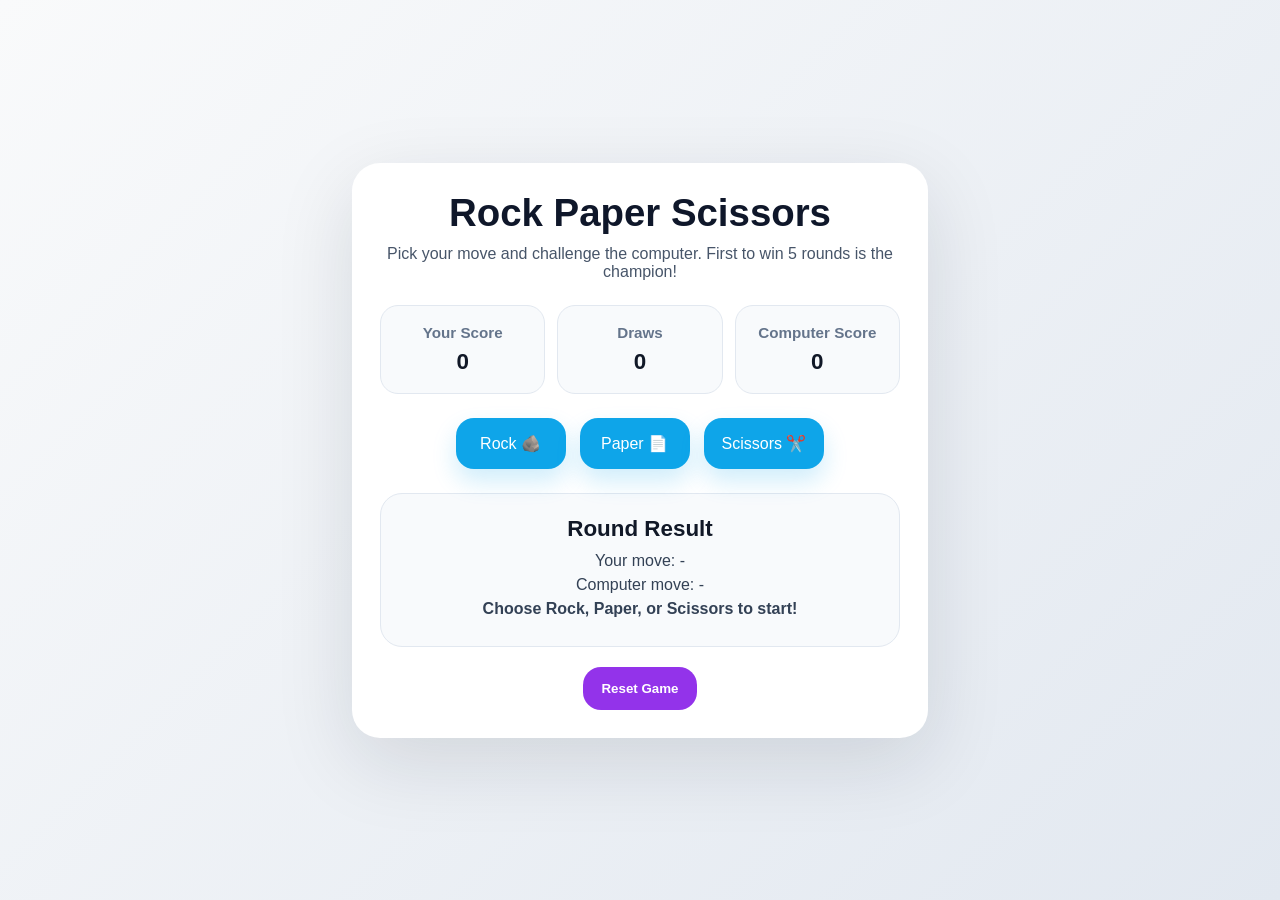
<file: HTML-CSS/rps.html>
<!DOCTYPE html>
<html lang="en">
<head>
  <meta charset="UTF-8" />
  <meta name="viewport" content="width=device-width, initial-scale=1.0" />
  <title>Rock Paper Scissors</title>
  <style>
    body {
      margin: 0;
      min-height: 100vh;
      display: flex;
      align-items: center;
      justify-content: center;
      background: linear-gradient(135deg, #f9fafb 0%, #e2e8f0 100%);
      font-family: 'Segoe UI', Tahoma, Geneva, Verdana, sans-serif;
      color: #111827;
    }

    .container {
      width: min(520px, 100%);
      padding: 28px;
      border-radius: 28px;
      background: white;
      box-shadow: 0 24px 80px rgba(15, 23, 42, 0.12);
      text-align: center;
    }

    h1 {
      margin: 0 0 10px;
      font-size: clamp(2rem, 3vw, 2.8rem);
      color: #0f172a;
    }

    p {
      margin: 0 0 24px;
      color: #475569;
    }

    .scoreboard {
      display: grid;
      grid-template-columns: repeat(3, minmax(0, 1fr));
      gap: 12px;
      margin-bottom: 24px;
    }

    .scorecard {
      padding: 18px 14px;
      border-radius: 18px;
      border: 1px solid #e2e8f0;
      background: #f8fafc;
    }

    .scorecard strong {
      display: block;
      font-size: 0.95rem;
      color: #64748b;
      margin-bottom: 8px;
    }

    .scorecard span {
      font-size: 1.4rem;
      color: #111827;
      font-weight: 700;
    }

    .choices {
      display: flex;
      justify-content: center;
      gap: 14px;
      flex-wrap: wrap;
      margin-bottom: 24px;
    }

    .choice-button {
      min-width: 110px;
      padding: 16px 18px;
      border-radius: 18px;
      border: none;
      background: #0ea5e9;
      color: white;
      font-size: 1rem;
      cursor: pointer;
      box-shadow: 0 12px 24px rgba(14, 165, 233, 0.2);
      transition: transform 0.15s ease, background-color 0.15s ease;
    }

    .choice-button:hover {
      background: #0284c7;
      transform: translateY(-1px);
    }

    .result-box {
      padding: 22px 18px;
      border-radius: 22px;
      border: 1px solid #e2e8f0;
      background: #f8fafc;
    }

    .result-box h2 {
      margin: 0 0 10px;
      font-size: 1.4rem;
    }

    .result-box p {
      margin: 6px 0;
      font-size: 1rem;
      color: #334155;
    }

    .result-text {
      margin-top: 14px;
      font-size: 1.1rem;
      font-weight: 700;
    }

    .reset-button {
      margin-top: 20px;
      padding: 14px 18px;
      border: none;
      border-radius: 18px;
      background: #9333ea;
      color: white;
      cursor: pointer;
      font-weight: 700;
      transition: background-color 0.15s ease, transform 0.15s ease;
    }

    .reset-button:hover {
      background: #7c3aed;
      transform: translateY(-1px);
    }
  </style>
</head>
<body>
  <div class="container">
    <h1>Rock Paper Scissors</h1>
    <p>Pick your move and challenge the computer. First to win 5 rounds is the champion!</p>

    <div class="scoreboard">
      <div class="scorecard">
        <strong>Your Score</strong>
        <span id="playerScore">0</span>
      </div>
      <div class="scorecard">
        <strong>Draws</strong>
        <span id="drawScore">0</span>
      </div>
      <div class="scorecard">
        <strong>Computer Score</strong>
        <span id="computerScore">0</span>
      </div>
    </div>

    <div class="choices">
      <button class="choice-button" data-choice="rock">Rock 🪨</button>
      <button class="choice-button" data-choice="paper">Paper 📄</button>
      <button class="choice-button" data-choice="scissors">Scissors ✂️</button>
    </div>

    <div class="result-box">
      <h2>Round Result</h2>
      <p id="playerMove">Your move: -</p>
      <p id="computerMove">Computer move: -</p>
      <p class="result-text" id="resultText">Choose Rock, Paper, or Scissors to start!</p>
    </div>

    <button class="reset-button" id="resetBtn">Reset Game</button>
  </div>

  <script>
    const choices = ['rock', 'paper', 'scissors'];
    const buttons = document.querySelectorAll('.choice-button');
    const playerScoreEl = document.getElementById('playerScore');
    const computerScoreEl = document.getElementById('computerScore');
    const drawScoreEl = document.getElementById('drawScore');
    const playerMoveEl = document.getElementById('playerMove');
    const computerMoveEl = document.getElementById('computerMove');
    const resultTextEl = document.getElementById('resultText');
    const resetBtn = document.getElementById('resetBtn');

    let playerScore = 0;
    let computerScore = 0;
    let drawScore = 0;

    function getComputerChoice() {
      return choices[Math.floor(Math.random() * choices.length)];
    }

    function getRoundResult(playerChoice, computerChoice) {
      if (playerChoice === computerChoice) {
        return 'draw';
      }

      if (
        (playerChoice === 'rock' && computerChoice === 'scissors') ||
        (playerChoice === 'paper' && computerChoice === 'rock') ||
        (playerChoice === 'scissors' && computerChoice === 'paper')
      ) {
        return 'player';
      }

      return 'computer';
    }

    function updateScores(result) {
      if (result === 'player') playerScore += 1;
      if (result === 'computer') computerScore += 1;
      if (result === 'draw') drawScore += 1;

      playerScoreEl.textContent = playerScore;
      computerScoreEl.textContent = computerScore;
      drawScoreEl.textContent = drawScore;
    }

    function updateResultText(result, playerChoice, computerChoice) {
      playerMoveEl.textContent = `Your move: ${playerChoice}`;
      computerMoveEl.textContent = `Computer move: ${computerChoice}`;

      if (result === 'player') {
        resultTextEl.textContent = 'You win this round! 🎉';
      } else if (result === 'computer') {
        resultTextEl.textContent = 'Computer wins this round! 🤖';
      } else {
        resultTextEl.textContent = 'It’s a draw! Try again.';
      }
    }

    function checkGameOver() {
      if (playerScore >= 5 || computerScore >= 5) {
        const winner = playerScore > computerScore ? 'You win the game! 🏆' : 'Computer wins the game! 💻';
        resultTextEl.textContent = winner;
        buttons.forEach(button => button.disabled = true);
      }
    }

    buttons.forEach(button => {
      button.addEventListener('click', () => {
        if (playerScore >= 5 || computerScore >= 5) return;

        const playerChoice = button.dataset.choice;
        const computerChoice = getComputerChoice();
        const result = getRoundResult(playerChoice, computerChoice);

        updateScores(result);
        updateResultText(result, playerChoice, computerChoice);
        checkGameOver();
      });
    });

    resetBtn.addEventListener('click', () => {
      playerScore = 0;
      computerScore = 0;
      drawScore = 0;
      playerScoreEl.textContent = 0;
      computerScoreEl.textContent = 0;
      drawScoreEl.textContent = 0;
      playerMoveEl.textContent = 'Your move: -';
      computerMoveEl.textContent = 'Computer move: -';
      resultTextEl.textContent = 'Choose Rock, Paper, or Scissors to start!';
      buttons.forEach(button => button.disabled = false);
    });
  </script>
</body>
</html>
</file>
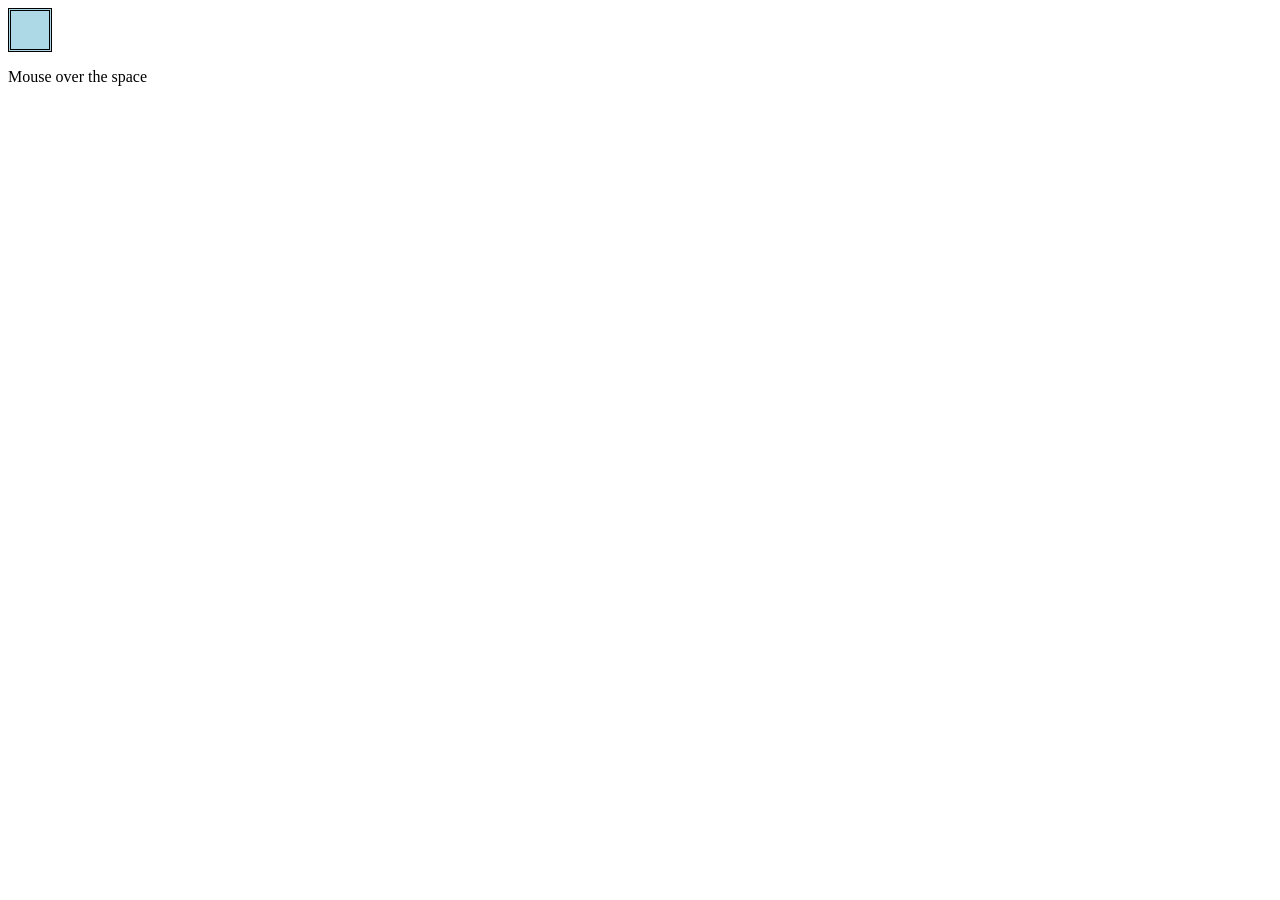
<file: HTML-CSS/sunday.html>
<!DOCTYPE html>
<html lang="en">
<head>
    <meta charset="UTF-8">
    <meta name="viewport" content="width=device-width, initial-scale=1.0">
    <title>Document</title>
    <style>
        #choco {
            width: 1cm;
            height: 1cm;
            position: relative;
            background-color: lightblue;
            border-style: double;
        }
    </style>
</head>
<body>
    <div id="choco">
        
    </div>
    <p>Mouse over the space</p>
    <script>
        const box=document.getElementById("choco");
        let x=100;
        let y=100;
        const step=10;
        document.addEventListener("keydown",function(keys)
        {
            if(keys.code=="ArrowDown")
            {
                y+=step;
            }
            else if(keys.code=="ArrowUp")
            {
                y-=step;
            }
            else if(keys.code=="ArrowLeft")
            {
                x-=step;
            }
            else if(keys.code=="ArrowRight")
            {
                x+=step;
            }
            box.style.left=x+"px";
            box.style.top=y+"px";
        });
        const asha=document.getElementById("choco");
        asha.addEventListener("mouseover",function()
        {
            asha.style.backgroundColor="pink";
            asha.innerText="Dark Chocolate";
        });
        asha.addEventListener("mouseout",function()
        {
            asha.style.backgroundColor="lightblue";
            asha.innerText="Kitkat";
        });
    </script>
</body>
</html>
</file>
<file: grid.css>
.friends{
    display: grid;
    grid-template-columns: 200px 1fr;
    grid-template-rows: 50px 50px 50px;
    gap: 1cm;
}
header{
    grid-column: 1/3;
    background:peachpuff;
}
footer{
    grid-column: 1/3;
    background:gray;
}
main{
    background:lightgreen;
}
aside{
    background:lightcoral;
}
.grid{
    display: grid;
    grid-template-columns: repeat(3, 1fr);
    gap:1cm;
}
.d1{
    background-color: lightblue;
    text-align: center;
    padding: 20px;
}
</file>
<file: flex.css>
nav{
    display:flex;
    justify-content:space-between;
    align-items:center;
    background-color: fuchsia;
    color:white;
}
.meat{
    flex-direction:column;
    list-style:circle;
}
</file>
<file: HTML-CSS/form.css>
Photo {


}
</file>
